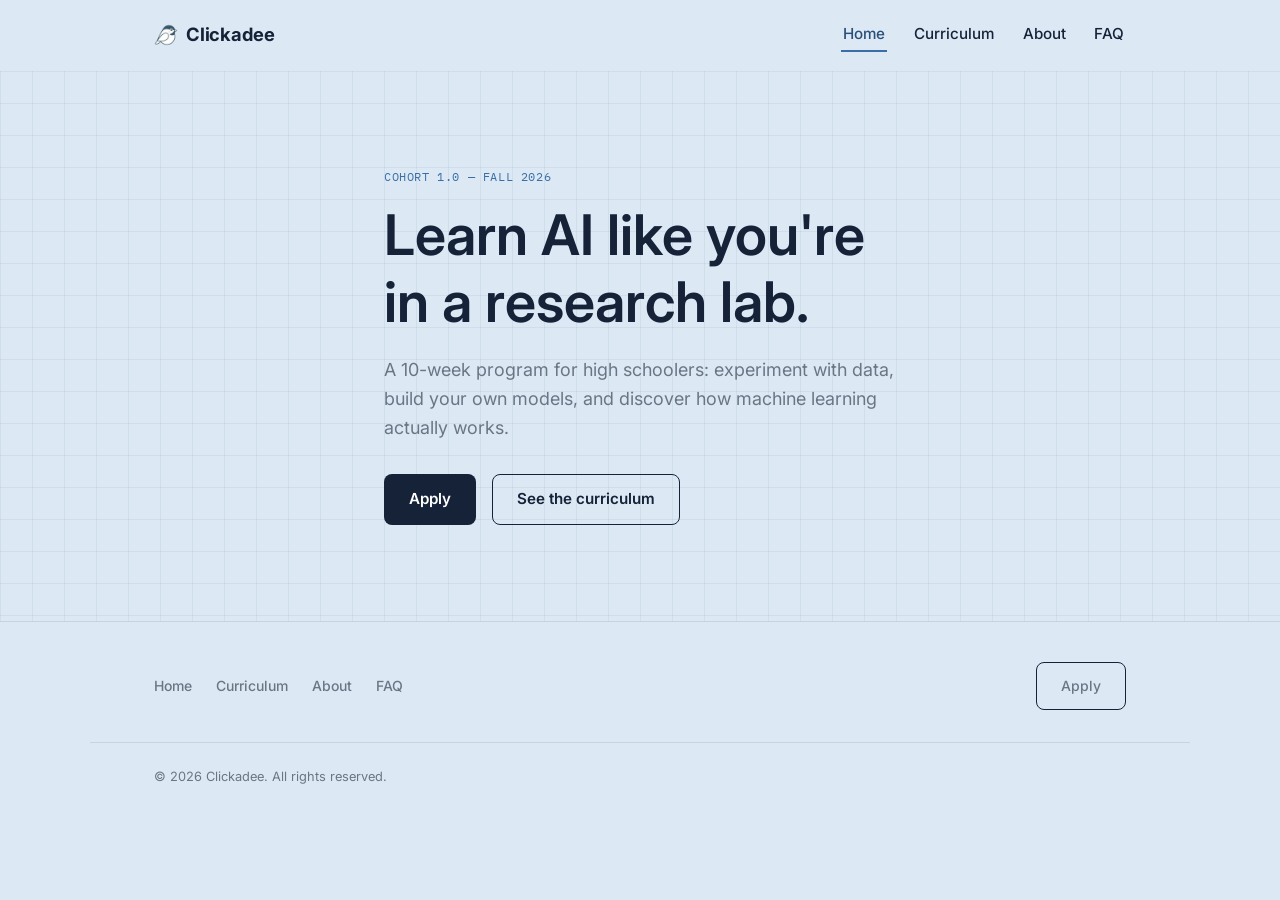
<file: index.html>
<!DOCTYPE html>
<html lang="en">
<head>
<meta charset="UTF-8">
<meta name="viewport" content="width=device-width, initial-scale=1.0">
<title>Clickadee — Learn like you're in a research lab</title>
<meta name="description" content="Clickadee is a small-cohort computer science program for high schoolers, taught like a research lab.">
<link rel="icon" href="favicon/favicon.ico" sizes="any">
<link rel="icon" type="image/png" sizes="32x32" href="favicon/favicon-32x32.png">
<link rel="icon" type="image/png" sizes="16x16" href="favicon/favicon-16x16.png">
<link rel="apple-touch-icon" sizes="180x180" href="favicon/apple-touch-icon.png">
<link rel="stylesheet" href="css/style.css">
</head>
<body>

<!-- TODO: revisit home page layout after other pages are finalized -->

<header class="site-header">
  <nav class="nav wrap" aria-label="Primary">
    <a class="nav-logo" href="index.html">
      <img class="nav-logo-icon" src="assets/images/clickadee-logo-mark.png" alt="">
      Clickadee
    </a>
    <div class="nav-links">
      <a href="index.html">Home</a>
      <a href="curriculum.html">Curriculum</a>
      <a href="about.html">About</a>
      <a href="faq.html">FAQ</a>
    </div>
  </nav>
</header>

<main>
  <section class="hero grid-texture">
    <div class="wrap hero-inner">
      <p class="mono-label hero-eyebrow">Cohort 1.0 — Fall 2026</p>
      <h1 class="reveal">Learn AI like you're in a research lab.</h1>
      <p class="hero-desc reveal">A 10-week program for high schoolers: experiment with data,
        build your own models, and discover how machine learning actually works.</p>
      <div class="hero-ctas reveal">
        <a class="btn btn-primary" href="#apply">Apply</a>
        <a class="btn btn-secondary" href="curriculum.html">See the curriculum</a>
      </div>
    </div>
  </section>
</main>

<footer class="site-footer">
  <div class="wrap footer-inner">
    <nav class="footer-nav" aria-label="Footer">
      <a href="index.html">Home</a>
      <a href="curriculum.html">Curriculum</a>
      <a href="about.html">About</a>
      <a href="faq.html">FAQ</a>
    </nav>
    <div class="footer-links">
      <a class="btn btn-secondary" href="#apply" id="apply">Apply</a>
    </div>
  </div>
  <div class="wrap footer-copy">© 2026 Clickadee. All rights reserved.</div>
</footer>

<script src="js/main.js"></script>
</body>
</html>
</file>
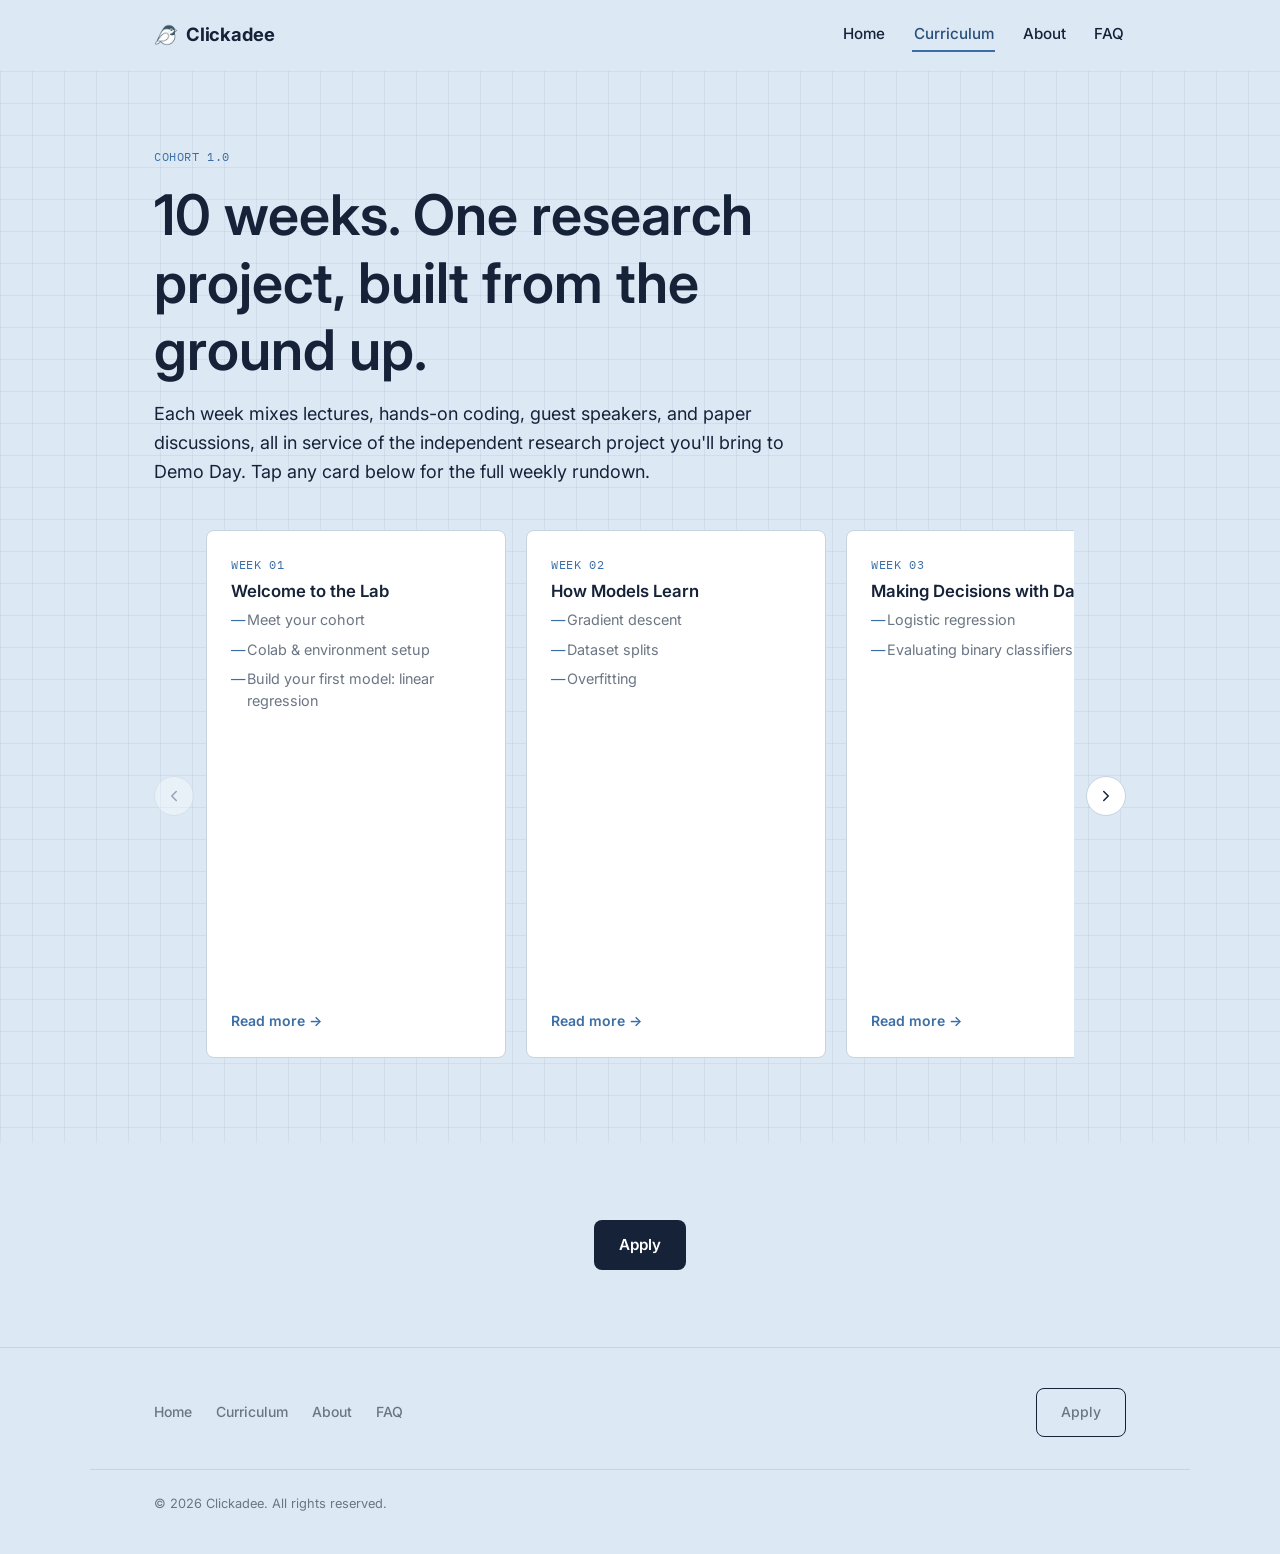
<file: curriculum.html>
<!DOCTYPE html>
<html lang="en">
<head>
<meta charset="UTF-8">
<meta name="viewport" content="width=device-width, initial-scale=1.0">
<title>Curriculum — Clickadee</title>
<meta name="description" content="10 Saturdays. One project. The Clickadee Cohort 1.0 curriculum.">
<link rel="icon" href="favicon/favicon.ico" sizes="any">
<link rel="icon" type="image/png" sizes="32x32" href="favicon/favicon-32x32.png">
<link rel="icon" type="image/png" sizes="16x16" href="favicon/favicon-16x16.png">
<link rel="apple-touch-icon" sizes="180x180" href="favicon/apple-touch-icon.png">
<link rel="stylesheet" href="css/style.css">
</head>
<body>

<header class="site-header">
  <nav class="nav wrap" aria-label="Primary">
    <a class="nav-logo" href="index.html">
      <img class="nav-logo-icon" src="assets/images/clickadee-logo-mark.png" alt="">
      Clickadee
    </a>
    <div class="nav-links">
      <a href="index.html">Home</a>
      <a href="curriculum.html">Curriculum</a>
      <a href="about.html">About</a>
      <a href="faq.html">FAQ</a>
    </div>
  </nav>
</header>

<main>
  <section class="section grid-texture">
    <div class="wrap">
      <p class="mono-label">Cohort 1.0</p>
      <div class="curriculum-intro reveal">
        <h1>10 weeks. One research project, built from the ground up.</h1>
        <p>Each week mixes lectures, hands-on coding, guest speakers, and paper discussions,
          all in service of the independent research project you'll bring to Demo Day. Tap
          any card below for the full weekly rundown.</p>
      </div>

      <div class="week-row-wrap">
        <button class="week-nav-btn week-nav-prev" type="button" aria-label="Scroll to previous weeks">
          <svg viewBox="0 0 24 24" fill="none" stroke="currentColor" stroke-width="2" stroke-linecap="round" stroke-linejoin="round" aria-hidden="true"><polyline points="15 18 9 12 15 6"></polyline></svg>
        </button>

        <div class="week-row" role="list">
        <!-- Dates are pulled from the FAQ session schedule. -->

        <article class="card week-card" role="listitem">
          <div class="week-card-inner">
            <div class="week-card-face week-card-face--front">
              <div class="week-card-title">
                <p class="mono-label week-card-index">WEEK 01</p>
                <h3>Welcome to the Lab</h3>
              </div>
              <ul class="week-card-bullets">
                <li>Meet your cohort</li>
                <li>Colab &amp; environment setup</li>
                <li>Build your first model: linear regression</li>
              </ul>
              <button class="week-card-expand" type="button" aria-expanded="false" aria-controls="week-back-1">Read more →</button>
            </div>
            <div class="week-card-face week-card-face--back" id="week-back-1" aria-hidden="true">
              <p class="mono-label week-card-index">WEEK 01 — SAT SEP 19</p>
              <h3>Welcome to the Lab</h3>
              <p class="week-card-detail">We will get to know each other with some community-building activities and go
                over the logistics of the course. Students will learn the basics of linear regression. After
                getting set up in Google Colab, students will build their very first machine learning model.</p>
              <p class="mono-label week-card-index">Lab Meeting</p>
              <ul class="week-card-bullets">
                <li>Walkthrough of the research project ahead, including examples</li>
                <li>How to use your research notebook</li>
              </ul>
              <button class="week-card-expand week-card-back-btn" type="button" tabindex="-1">← Back</button>
            </div>
          </div>
        </article>

        <article class="card week-card" role="listitem">
          <div class="week-card-inner">
            <div class="week-card-face week-card-face--front">
              <div class="week-card-title">
                <p class="mono-label week-card-index">WEEK 02</p>
                <h3>How Models Learn</h3>
              </div>
              <ul class="week-card-bullets">
                <li>Gradient descent</li>
                <li>Dataset splits</li>
                <li>Overfitting</li>
              </ul>
              <button class="week-card-expand" type="button" aria-expanded="false" aria-controls="week-back-2">Read more →</button>
            </div>
            <div class="week-card-face week-card-face--back" id="week-back-2" aria-hidden="true">
              <p class="mono-label week-card-index">WEEK 02 — SAT SEP 26</p>
              <h3>How Models Learn</h3>
              <p class="week-card-detail">We will take a closer look at what's happening inside a linear regression
                model and learn about the logic of gradient descent. Then, we will discuss how to split a
                dataset into training, validation, and testing splits, and learn about data leakage. We will
                discover what overfitting means.</p>
              <p class="mono-label week-card-index">Lab Meeting</p>
              <ul class="week-card-bullets">
                <li>Guest researcher presentation</li>
                <li>How to read a research paper</li>
              </ul>
              <button class="week-card-expand week-card-back-btn" type="button" tabindex="-1">← Back</button>
            </div>
          </div>
        </article>

        <article class="card week-card" role="listitem">
          <div class="week-card-inner">
            <div class="week-card-face week-card-face--front">
              <div class="week-card-title">
                <p class="mono-label week-card-index">WEEK 03</p>
                <h3>Making Decisions with Data</h3>
              </div>
              <ul class="week-card-bullets">
                <li>Logistic regression</li>
                <li>Evaluating binary classifiers</li>
              </ul>
              <button class="week-card-expand" type="button" aria-expanded="false" aria-controls="week-back-3">Read more →</button>
            </div>
            <div class="week-card-face week-card-face--back" id="week-back-3" aria-hidden="true">
              <p class="mono-label week-card-index">WEEK 03 — SAT OCT 3</p>
              <h3>Making Decisions with Data</h3>
              <p class="week-card-detail">Students move from predicting numbers with linear regression to predicting
                categories with logistic regression. We will learn how to evaluate binary classifiers in
                real-world situations, including confusion matrices and AUROC. We will also introduce
                multi-class classification and softmax.</p>
              <p class="mono-label week-card-index">Lab Meeting</p>
              <ul class="week-card-bullets">
                <li>Students give lightning talks on a research paper they read</li>
              </ul>
              <button class="week-card-expand week-card-back-btn" type="button" tabindex="-1">← Back</button>
            </div>
          </div>
        </article>

        <article class="card week-card" role="listitem">
          <div class="week-card-inner">
            <div class="week-card-face week-card-face--front">
              <div class="week-card-title">
                <p class="mono-label week-card-index">WEEK 04</p>
                <h3>The Messy Side of Data</h3>
              </div>
              <ul class="week-card-bullets">
                <li>Finding structure with unsupervised learning</li>
                <li>Cleaning messy, real-world data</li>
                <li>Choosing your research question</li>
              </ul>
              <button class="week-card-expand" type="button" aria-expanded="false" aria-controls="week-back-4">Read more →</button>
            </div>
            <div class="week-card-face week-card-face--back" id="week-back-4" aria-hidden="true">
              <p class="mono-label week-card-index">WEEK 04 — SAT OCT 10</p>
              <h3>The Messy Side of Data</h3>
              <p class="week-card-detail">We will learn two skills every researcher needs: finding patterns in unlabeled
                data (clustering, dimensionality reduction), and wrangling real, messy datasets with pandas
                and NumPy.</p>
              <p class="mono-label week-card-index">Lab Meeting</p>
              <ul class="week-card-bullets">
                <li>How to formulate a strong research question</li>
                <li>Setting up your research project in Colab</li>
                <li>How to effectively use AI coding assistants as a beginner researcher</li>
              </ul>
              <button class="week-card-expand week-card-back-btn" type="button" tabindex="-1">← Back</button>
            </div>
          </div>
        </article>

        <article class="card week-card" role="listitem">
          <div class="week-card-inner">
            <div class="week-card-face week-card-face--front">
              <div class="week-card-title">
                <p class="mono-label week-card-index">WEEK 05</p>
                <h3>Building Your First Neural Network</h3>
              </div>
              <ul class="week-card-bullets">
                <li>Neurons, layers &amp; activation functions</li>
                <li>Backpropagation</li>
                <li>Training your first network in PyTorch</li>
              </ul>
              <button class="week-card-expand" type="button" aria-expanded="false" aria-controls="week-back-5">Read more →</button>
            </div>
            <div class="week-card-face week-card-face--back" id="week-back-5" aria-hidden="true">
              <p class="mono-label week-card-index">WEEK 05 — SAT OCT 17</p>
              <h3>Building Your First Neural Network</h3>
              <p class="week-card-detail">We will learn the anatomy of a neural network (neurons, layers, and
                activation functions) and how neural networks learn through backpropagation. Then, students
                will build their first neural network from the ground up using PyTorch.</p>
              <p class="mono-label week-card-index">Lab Meeting</p>
              <ul class="week-card-bullets">
                <li>Share your research project idea in small groups</li>
                <li>Work on your research project (office hours)</li>
              </ul>
              <button class="week-card-expand week-card-back-btn" type="button" tabindex="-1">← Back</button>
            </div>
          </div>
        </article>

        <article class="card week-card" role="listitem">
          <div class="week-card-inner">
            <div class="week-card-face week-card-face--front">
              <div class="week-card-title">
                <p class="mono-label week-card-index">WEEK 06</p>
                <h3>Tuning the Machine</h3>
              </div>
              <ul class="week-card-bullets">
                <li>Regularization</li>
                <li>Hyperparameter tuning</li>
                <li>More PyTorch practice</li>
              </ul>
              <button class="week-card-expand" type="button" aria-expanded="false" aria-controls="week-back-6">Read more →</button>
            </div>
            <div class="week-card-face week-card-face--back" id="week-back-6" aria-hidden="true">
              <p class="mono-label week-card-index">WEEK 06 — SAT OCT 24</p>
              <h3>Tuning the Machine</h3>
              <p class="week-card-detail">We will take a deeper dive into neural networks and get more practice using
                PyTorch. We will learn how to prevent a model from memorizing its training data, and how to
                make intentional choices about architecture and hyperparameters instead of guessing.</p>
              <p class="mono-label week-card-index">Lab Meeting</p>
              <ul class="week-card-bullets">
                <li>Guest researcher presentation</li>
                <li>Work on your research project (office hours)</li>
              </ul>
              <button class="week-card-expand week-card-back-btn" type="button" tabindex="-1">← Back</button>
            </div>
          </div>
        </article>

        <article class="card week-card" role="listitem">
          <div class="week-card-inner">
            <div class="week-card-face week-card-face--front">
              <div class="week-card-title">
                <p class="mono-label week-card-index">WEEK 07</p>
                <h3>Teaching Computers to See</h3>
              </div>
              <ul class="week-card-bullets">
                <li>Convolutional neural networks (CNNs)</li>
                <li>Convolutions &amp; pooling</li>
                <li>Applying a CNN to your own data</li>
              </ul>
              <button class="week-card-expand" type="button" aria-expanded="false" aria-controls="week-back-7">Read more →</button>
            </div>
            <div class="week-card-face week-card-face--back" id="week-back-7" aria-hidden="true">
              <p class="mono-label week-card-index">WEEK 07 — SAT OCT 31</p>
              <h3>Teaching Computers to See</h3>
              <p class="week-card-detail">We will learn about how networks can process images using convolutions,
                pooling, and convolutional neural networks (CNNs). Then, we will experiment with building
                and applying a CNN to a real dataset.</p>
              <p class="mono-label week-card-index">Lab Meeting</p>
              <ul class="week-card-bullets">
                <li>Scientific writing tips</li>
                <li>Starting your research blog post</li>
                <li>Work on your research project (office hours)</li>
              </ul>
              <button class="week-card-expand week-card-back-btn" type="button" tabindex="-1">← Back</button>
            </div>
          </div>
        </article>

        <article class="card week-card" role="listitem">
          <div class="week-card-inner">
            <div class="week-card-face week-card-face--front">
              <div class="week-card-title">
                <p class="mono-label week-card-index">WEEK 08</p>
                <h3>How Transformers Work</h3>
              </div>
              <ul class="week-card-bullets">
                <li>Transformers &amp; attention</li>
                <li>Why transformers replaced older architectures</li>
                <li>Applying a transformer in practice</li>
              </ul>
              <button class="week-card-expand" type="button" aria-expanded="false" aria-controls="week-back-8">Read more →</button>
            </div>
            <div class="week-card-face week-card-face--back" id="week-back-8" aria-hidden="true">
              <p class="mono-label week-card-index">WEEK 08 — SAT NOV 7</p>
              <h3>How Transformers Work</h3>
              <p class="week-card-detail">We will learn the architecture behind today's most powerful AI models:
                transformers! We will discuss attention and students will implement the attention mechanism
                with a small example. Then, using a pretrained transformer, we will visualize real attention
                patterns on our own sentences.</p>
              <p class="mono-label week-card-index">Lab Meeting</p>
              <ul class="week-card-bullets">
                <li>What makes a good figure</li>
                <li>Work on your research project (office hours)</li>
              </ul>
              <button class="week-card-expand week-card-back-btn" type="button" tabindex="-1">← Back</button>
            </div>
          </div>
        </article>

        <article class="card week-card" role="listitem">
          <div class="week-card-inner">
            <div class="week-card-face week-card-face--front">
              <div class="week-card-title">
                <p class="mono-label week-card-index">WEEK 09</p>
                <h3>Language Models</h3>
              </div>
              <ul class="week-card-bullets">
                <li>How large language models are trained</li>
                <li>Prompting &amp; fine-tuning</li>
              </ul>
              <button class="week-card-expand" type="button" aria-expanded="false" aria-controls="week-back-9">Read more →</button>
            </div>
            <div class="week-card-face week-card-face--back" id="week-back-9" aria-hidden="true">
              <p class="mono-label week-card-index">WEEK 09 — SAT NOV 14</p>
              <h3>Language Models</h3>
              <p class="week-card-detail">We will explore how LLMs work under the hood, including training, prompting,
                and fine-tuning.</p>
              <p class="week-card-detail"><em>No lab meeting this week. Instead, students will meet with me in 1:1
                sessions to discuss their research project.</em></p>
              <button class="week-card-expand week-card-back-btn" type="button" tabindex="-1">← Back</button>
            </div>
          </div>
        </article>

        <article class="card week-card" role="listitem">
          <div class="week-card-inner">
            <div class="week-card-face week-card-face--front">
              <div class="week-card-title">
                <p class="mono-label week-card-index">WEEK 10</p>
                <h3>Reinforcement Learning</h3>
              </div>
              <ul class="week-card-bullets">
                <li>Reinforcement learning &amp; world models</li>
                <li>Research project work time</li>
                <li>Polishing your presentation</li>
              </ul>
              <button class="week-card-expand" type="button" aria-expanded="false" aria-controls="week-back-10">Read more →</button>
            </div>
            <div class="week-card-face week-card-face--back" id="week-back-10" aria-hidden="true">
              <p class="mono-label week-card-index">WEEK 10 — SAT NOV 21</p>
              <h3>Reinforcement Learning</h3>
              <p class="week-card-detail">We will cover our last technical topics: reinforcement learning and world
                models. Then, we will have dedicated time for students to wrap up their research project and
                work on their Demo Day presentations.</p>
              <p class="week-card-detail"><em>No lab meeting this week. Instead, students will meet with me in 1:1
                sessions to discuss their research project.</em></p>
              <button class="week-card-expand week-card-back-btn" type="button" tabindex="-1">← Back</button>
            </div>
          </div>
        </article>

        <article class="card week-card week-card--final" role="listitem">
          <div class="week-card-inner">
            <div class="week-card-face week-card-face--front">
              <p class="mono-label week-card-index">DEMO DAY</p>
              <h3>Sat, Dec 5</h3>
              <ul class="week-card-bullets">
                <li>Student project presentations</li>
                <li>Open to family &amp; friends</li>
                <li>Celebrating the cohort</li>
              </ul>
              <button class="week-card-expand" type="button" aria-expanded="false" aria-controls="week-back-demo">Read more →</button>
            </div>
            <div class="week-card-face week-card-face--back" id="week-back-demo" aria-hidden="true">
              <p class="mono-label week-card-index">DEMO DAY — SAT DEC 5</p>
              <h3>Sat, Dec 5</h3>
              <p class="week-card-detail">Students present the research projects they've built over the last ten
                weeks to the rest of the lab, family, and friends!</p>
              <button class="week-card-expand week-card-back-btn" type="button" tabindex="-1">← Back</button>
            </div>
          </div>
        </article>
        </div>

        <button class="week-nav-btn week-nav-next" type="button" aria-label="Scroll to next weeks">
          <svg viewBox="0 0 24 24" fill="none" stroke="currentColor" stroke-width="2" stroke-linecap="round" stroke-linejoin="round" aria-hidden="true"><polyline points="9 18 15 12 9 6"></polyline></svg>
        </button>
      </div>
    </div>
  </section>

  <section class="section">
    <div class="wrap" style="text-align:center;">
      <a class="btn btn-primary" href="#apply">Apply</a>
    </div>
  </section>
</main>

<footer class="site-footer">
  <div class="wrap footer-inner">
    <nav class="footer-nav" aria-label="Footer">
      <a href="index.html">Home</a>
      <a href="curriculum.html">Curriculum</a>
      <a href="about.html">About</a>
      <a href="faq.html">FAQ</a>
    </nav>
    <div class="footer-links">
      <a class="btn btn-secondary" href="#apply" id="apply">Apply</a>
    </div>
  </div>
  <div class="wrap footer-copy">© 2026 Clickadee. All rights reserved.</div>
</footer>

<script src="js/main.js"></script>
</body>
</html>
</file>
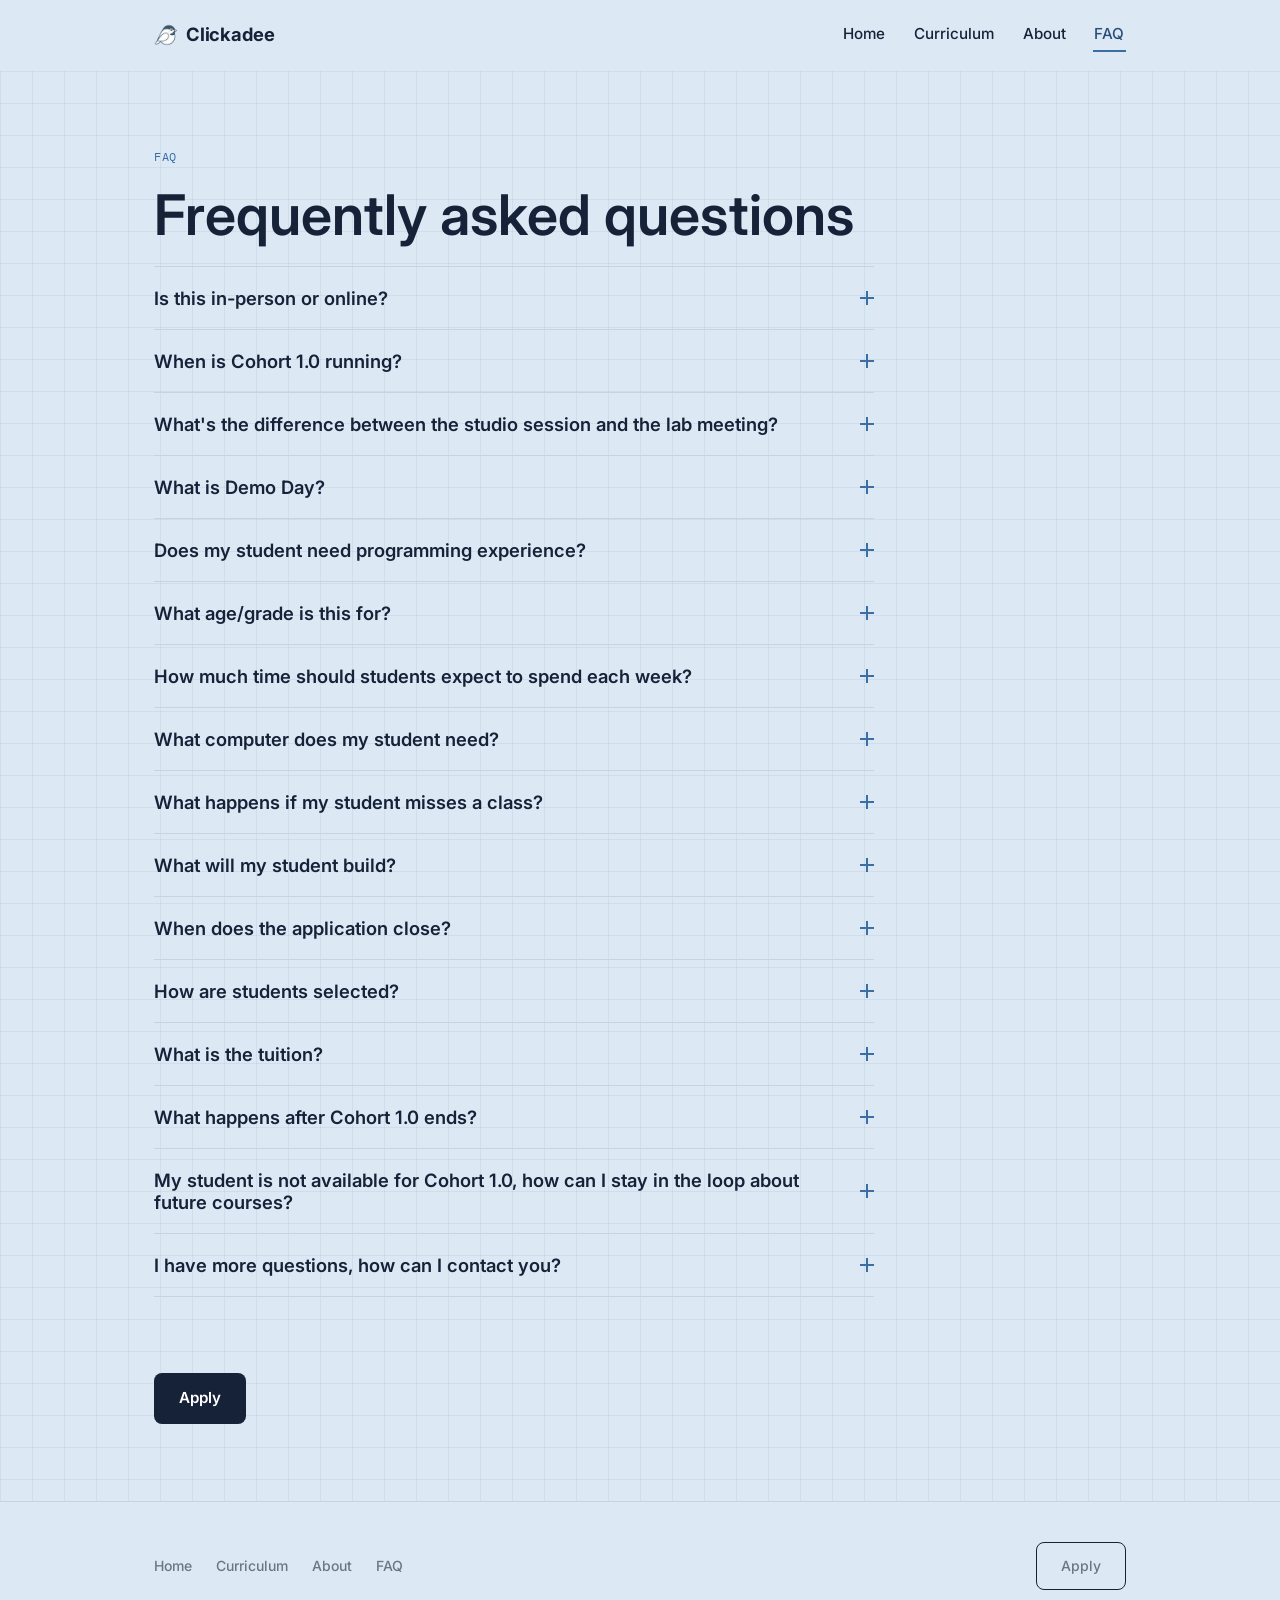
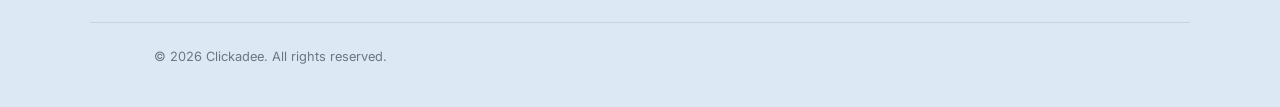
<file: faq.html>
<!DOCTYPE html>
<html lang="en">
<head>
<meta charset="UTF-8">
<meta name="viewport" content="width=device-width, initial-scale=1.0">
<title>FAQ — Clickadee</title>
<meta name="description" content="Frequently asked questions about Clickadee Cohort 1.0.">
<link rel="icon" href="favicon/favicon.ico" sizes="any">
<link rel="icon" type="image/png" sizes="32x32" href="favicon/favicon-32x32.png">
<link rel="icon" type="image/png" sizes="16x16" href="favicon/favicon-16x16.png">
<link rel="apple-touch-icon" sizes="180x180" href="favicon/apple-touch-icon.png">
<link rel="stylesheet" href="css/style.css">
</head>
<body>

<header class="site-header">
  <nav class="nav wrap" aria-label="Primary">
    <a class="nav-logo" href="index.html">
      <img class="nav-logo-icon" src="assets/images/clickadee-logo-mark.png" alt="">
      Clickadee
    </a>
    <div class="nav-links">
      <a href="index.html">Home</a>
      <a href="curriculum.html">Curriculum</a>
      <a href="about.html">About</a>
      <a href="faq.html">FAQ</a>
    </div>
  </nav>
</header>

<main>
  <section class="section grid-texture">
    <div class="wrap">
      <p class="mono-label">FAQ</p>
      <h1 class="reveal">Frequently asked questions</h1>

      <div class="faq-list reveal">

        <div class="faq-item">
          <h3 class="faq-question">
            <button type="button" class="faq-trigger" id="faq-trigger-1" aria-expanded="false" aria-controls="faq-panel-1">
              <span>Is this in-person or online?</span>
              <span class="faq-icon" aria-hidden="true"></span>
            </button>
          </h3>
          <div class="faq-panel" id="faq-panel-1" aria-labelledby="faq-trigger-1">
            <div class="faq-panel-inner">
              <p>Clickadee is fully remote, with all sessions held on Zoom.</p>
            </div>
          </div>
        </div>

        <div class="faq-item">
          <h3 class="faq-question">
            <button type="button" class="faq-trigger" id="faq-trigger-2" aria-expanded="false" aria-controls="faq-panel-2">
              <span>When is Cohort 1.0 running?</span>
              <span class="faq-icon" aria-hidden="true"></span>
            </button>
          </h3>
          <div class="faq-panel" id="faq-panel-2" aria-labelledby="faq-trigger-2">
            <div class="faq-panel-inner">
              <p>September 26 &ndash; December 5, 2026</p>
              <ul class="faq-bullets">
                <li>Studio sessions (10 total): Every Saturday, September 26&ndash;November 28, 1&ndash;3 PM EST</li>
                <li>Lab meetings (8 total): Every Wednesday, September 30&ndash;November 18, 7&ndash;8 PM EST</li>
                <li>1:1s (2 total): Scheduled individually with each student</li>
                <li>Demo Day: Saturday, December 5, 1&ndash;3 PM EST</li>
              </ul>
            </div>
          </div>
        </div>

        <div class="faq-item">
          <h3 class="faq-question">
            <button type="button" class="faq-trigger" id="faq-trigger-3" aria-expanded="false" aria-controls="faq-panel-3">
              <span>What's the difference between the studio session and the lab meeting?</span>
              <span class="faq-icon" aria-hidden="true"></span>
            </button>
          </h3>
          <div class="faq-panel" id="faq-panel-3" aria-labelledby="faq-trigger-3">
            <div class="faq-panel-inner">
              <p>Studio sessions are live lectures introducing new concepts, with group and
                individual coding exercises woven throughout.</p>
              <p>Lab meetings are research-focused. They will be a rotating mix of project office
                hours, guest speakers, research paper discussions, and stand-up-style updates
                from students.</p>
            </div>
          </div>
        </div>

        <div class="faq-item">
          <h3 class="faq-question">
            <button type="button" class="faq-trigger" id="faq-trigger-4" aria-expanded="false" aria-controls="faq-panel-4">
              <span>What is Demo Day?</span>
              <span class="faq-icon" aria-hidden="true"></span>
            </button>
          </h3>
          <div class="faq-panel" id="faq-panel-4" aria-labelledby="faq-trigger-4">
            <div class="faq-panel-inner">
              <p>Demo Day is when students present their research projects! Family and friends
                are welcome to join and celebrate.</p>
            </div>
          </div>
        </div>

        <div class="faq-item">
          <h3 class="faq-question">
            <button type="button" class="faq-trigger" id="faq-trigger-5" aria-expanded="false" aria-controls="faq-panel-5">
              <span>Does my student need programming experience?</span>
              <span class="faq-icon" aria-hidden="true"></span>
            </button>
          </h3>
          <div class="faq-panel" id="faq-panel-5" aria-labelledby="faq-trigger-5">
            <div class="faq-panel-inner">
              <p>Clickadee Cohort 1.0 is designed for students who've been introduced to Python.
                Students should be comfortable using variables and loops, defining and calling
                functions, and writing print statements.</p>
              <p>No Python experience yet? This free
                <a href="https://www.kaggle.com/learn/intro-to-programming" target="_blank" rel="noopener">Kaggle course</a>
                (about 5 hours) will get your student up to speed.</p>
            </div>
          </div>
        </div>

        <div class="faq-item">
          <h3 class="faq-question">
            <button type="button" class="faq-trigger" id="faq-trigger-6" aria-expanded="false" aria-controls="faq-panel-6">
              <span>What age/grade is this for?</span>
              <span class="faq-icon" aria-hidden="true"></span>
            </button>
          </h3>
          <div class="faq-panel" id="faq-panel-6" aria-labelledby="faq-trigger-6">
            <div class="faq-panel-inner">
              <p>Grades 9&ndash;12.</p>
            </div>
          </div>
        </div>

        <div class="faq-item">
          <h3 class="faq-question">
            <button type="button" class="faq-trigger" id="faq-trigger-7" aria-expanded="false" aria-controls="faq-panel-7">
              <span>How much time should students expect to spend each week?</span>
              <span class="faq-icon" aria-hidden="true"></span>
            </button>
          </h3>
          <div class="faq-panel" id="faq-panel-7" aria-labelledby="faq-trigger-7">
            <div class="faq-panel-inner">
              <p>About 6 hours a week: a 2-hour studio session, a 1-hour lab meeting, and roughly
                3 hours for independent coding exercises and project work.</p>
            </div>
          </div>
        </div>

        <div class="faq-item">
          <h3 class="faq-question">
            <button type="button" class="faq-trigger" id="faq-trigger-8" aria-expanded="false" aria-controls="faq-panel-8">
              <span>What computer does my student need?</span>
              <span class="faq-icon" aria-hidden="true"></span>
            </button>
          </h3>
          <div class="faq-panel" id="faq-panel-8" aria-labelledby="faq-trigger-8">
            <div class="faq-panel-inner">
              <p>A computer with a stable internet connection, a working camera and microphone,
                and support for Zoom. All programming happens in Google Colab, so students will
                need a Google account.</p>
            </div>
          </div>
        </div>

        <div class="faq-item">
          <h3 class="faq-question">
            <button type="button" class="faq-trigger" id="faq-trigger-9" aria-expanded="false" aria-controls="faq-panel-9">
              <span>What happens if my student misses a class?</span>
              <span class="faq-icon" aria-hidden="true"></span>
            </button>
          </h3>
          <div class="faq-panel" id="faq-panel-9" aria-labelledby="faq-trigger-9">
            <div class="faq-panel-inner">
              <p>Reach out to me ahead of time if your student can't make it. Every session is
                recorded, so students can catch up and parents can follow along.</p>
            </div>
          </div>
        </div>

        <div class="faq-item">
          <h3 class="faq-question">
            <button type="button" class="faq-trigger" id="faq-trigger-10" aria-expanded="false" aria-controls="faq-panel-10">
              <span>What will my student build?</span>
              <span class="faq-icon" aria-hidden="true"></span>
            </button>
          </h3>
          <div class="faq-panel" id="faq-panel-10" aria-labelledby="faq-trigger-10">
            <div class="faq-panel-inner">
              <p>Each student identifies their own research question, finds a public dataset,
                and designs their own machine learning method to build a research project that
                is uniquely their own.</p>
              <p>Students document their process weekly in the Clickadee Lab Notebook and get
                feedback directly in it. Notebooks are shared with parents, so you can follow
                along too!</p>
              <p>By the end, each student writes a research blog post (published on the
                Clickadee website) and presents their project at Demo Day.</p>
              <p>Because this isn't a cookie-cutter project, results will vary. Some students'
                hypotheses won't hold up, and that's a normal, valuable part of doing real
                research!</p>
            </div>
          </div>
        </div>

        <div class="faq-item">
          <h3 class="faq-question">
            <button type="button" class="faq-trigger" id="faq-trigger-11" aria-expanded="false" aria-controls="faq-panel-11">
              <span>When does the application close?</span>
              <span class="faq-icon" aria-hidden="true"></span>
            </button>
          </h3>
          <div class="faq-panel" id="faq-panel-11" aria-labelledby="faq-trigger-11">
            <div class="faq-panel-inner">
              <p>If the application link is live, applications are open.</p>
              <p>Admission is rolling, to help accepted students finalize their schedules as
                quickly as possible. Accepted students are notified the first Monday of each
                week leading up to the course:</p>
              <ul class="faq-bullets">
                <li>Monday, August 31</li>
                <li>Monday, September 7</li>
                <li>Monday, September 14</li>
                <li>Monday, September 21</li>
              </ul>
            </div>
          </div>
        </div>

        <div class="faq-item">
          <h3 class="faq-question">
            <button type="button" class="faq-trigger" id="faq-trigger-12" aria-expanded="false" aria-controls="faq-panel-12">
              <span>How are students selected?</span>
              <span class="faq-icon" aria-hidden="true"></span>
            </button>
          </h3>
          <div class="faq-panel" id="faq-panel-12" aria-labelledby="faq-trigger-12">
            <div class="faq-panel-inner">
              <p>I select students based on the interest they share in the short application
                form. Keep in mind that extensive programming or machine learning experience is
                not required for Cohort 1.0. I am looking for beginners!</p>
            </div>
          </div>
        </div>

        <div class="faq-item">
          <h3 class="faq-question">
            <button type="button" class="faq-trigger" id="faq-trigger-13" aria-expanded="false" aria-controls="faq-panel-13">
              <span>What is the tuition?</span>
              <span class="faq-icon" aria-hidden="true"></span>
            </button>
          </h3>
          <div class="faq-panel" id="faq-panel-13" aria-labelledby="faq-trigger-13">
            <div class="faq-panel-inner">
              <p>Regular tuition is $4,500. This includes:</p>
              <ul class="faq-bullets">
                <li>28 hours of live group instruction</li>
                <li>Personalized feedback on all code your student writes</li>
                <li>Two 1:1 mentoring sessions with me</li>
                <li>Learning from guest speakers about real research happening at Harvard</li>
                <li>A recording of every session</li>
                <li>A cohort capped at 15 students</li>
              </ul>
              <p>Cohort 1.0, as the first cohort, will be priced at a discount: $3,000.</p>
            </div>
          </div>
        </div>

        <div class="faq-item">
          <h3 class="faq-question">
            <button type="button" class="faq-trigger" id="faq-trigger-14" aria-expanded="false" aria-controls="faq-panel-14">
              <span>What happens after Cohort 1.0 ends?</span>
              <span class="faq-icon" aria-hidden="true"></span>
            </button>
          </h3>
          <div class="faq-panel" id="faq-panel-14" aria-labelledby="faq-trigger-14">
            <div class="faq-panel-inner">
              <p>I'm currently designing a curriculum for 1&ndash;2 follow-up courses that will
                build on this first course into more advanced topics, running in 2027. All
                Cohort 1.0 students get priority acceptance.</p>
              <p>Beyond that, I'm happy to keep mentoring your student directly, or connect them
                with someone in my Stanford/Harvard network for continued 1:1 work.</p>
              <p>For a behind-the-scenes look at how I'm building the curriculum, you can check
                out my <a href="#" target="_blank" rel="noopener">Substack</a>!</p>
            </div>
          </div>
        </div>

        <div class="faq-item">
          <h3 class="faq-question">
            <button type="button" class="faq-trigger" id="faq-trigger-15" aria-expanded="false" aria-controls="faq-panel-15">
              <span>My student is not available for Cohort 1.0, how can I stay in the loop about future courses?</span>
              <span class="faq-icon" aria-hidden="true"></span>
            </button>
          </h3>
          <div class="faq-panel" id="faq-panel-15" aria-labelledby="faq-trigger-15">
            <div class="faq-panel-inner">
              <p>You can submit your email to <a href="#">this interest form</a> to be alerted
                of future Clickadee courses.</p>
            </div>
          </div>
        </div>

        <div class="faq-item">
          <h3 class="faq-question">
            <button type="button" class="faq-trigger" id="faq-trigger-16" aria-expanded="false" aria-controls="faq-panel-16">
              <span>I have more questions, how can I contact you?</span>
              <span class="faq-icon" aria-hidden="true"></span>
            </button>
          </h3>
          <div class="faq-panel" id="faq-panel-16" aria-labelledby="faq-trigger-16">
            <div class="faq-panel-inner">
              <p>Please email me at <a href="mailto:lucia_morris@g.harvard.edu">lucia_morris@g.harvard.edu</a>.</p>
            </div>
          </div>
        </div>

      </div>

      <div class="reveal" style="margin-top: var(--section-gap);">
        <a class="btn btn-primary" href="#apply">Apply</a>
      </div>
    </div>
  </section>
</main>

<footer class="site-footer">
  <div class="wrap footer-inner">
    <nav class="footer-nav" aria-label="Footer">
      <a href="index.html">Home</a>
      <a href="curriculum.html">Curriculum</a>
      <a href="about.html">About</a>
      <a href="faq.html">FAQ</a>
    </nav>
    <div class="footer-links">
      <a class="btn btn-secondary" href="#apply" id="apply">Apply</a>
    </div>
  </div>
  <div class="wrap footer-copy">© 2026 Clickadee. All rights reserved.</div>
</footer>

<script src="js/main.js"></script>
</body>
</html>
</file>
<file: css/style.css>
/* ==========================================================================
   Clickadee — Design System
   ========================================================================== */

/* -- Fonts ---------------------------------------------------------------- */
@import url('https://fonts.googleapis.com/css2?family=Inter:wght@400;500;600;700&family=IBM+Plex+Mono:wght@400;500&family=Caveat:wght@500;600&display=swap');

/* Handwriting font slot — swap the src below for Lucia's custom font file
   (e.g. ../assets/fonts/lucia-hand.woff2) once it's ready. Caveat is the
   placeholder fallback so the layout previews correctly today. */
@font-face {
  font-family: 'LuciaHand';
  src: url('../assets/fonts/lucia-hand.woff2') format('woff2'),
       url('../assets/fonts/lucia-hand.woff') format('woff');
  font-weight: 500 600;
  font-display: swap;
  /* NOTE: this @font-face will silently fail to match until the file above
     exists — that's expected. The --font-handwritten variable below falls
     back to Caveat in the meantime. */
}

/* -- Tokens ---------------------------------------------------------------- */
:root {
  /* Color palette — placeholders, swap for real logo hex values later */
  --color-bg: #DCE9F5;
  --color-bg-alt: #F5F9FC;
  --color-navy: #152238;
  --color-blue: #3B6EA5;
  --color-blue-dark: #294F79;
  --color-white: #FFFFFF;
  --color-grey: #6B7684;
  --color-grey-light: #C7D3DE;

  /* Typography */
  --font-body: 'Inter', -apple-system, BlinkMacSystemFont, 'Segoe UI', sans-serif;
  --font-mono: 'IBM Plex Mono', 'JetBrains Mono', monospace;
  --font-handwritten: 'LuciaHand', 'Caveat', cursive;

  --text-h1: clamp(2.25rem, 4vw + 1rem, 3.5rem);
  --text-h2: clamp(1.5rem, 2vw + 1rem, 2rem);
  --text-body: clamp(1rem, 0.4vw + 0.9rem, 1.125rem);
  --text-label: 0.75rem;

  /* Layout */
  --content-max: 1100px;
  --side-padding: clamp(1.25rem, 5vw, 4rem);
  --section-gap: clamp(2.5rem, 6vw, 6rem);
  --radius: 8px;

  /* Motion */
  --transition-fast: 0.15s ease;
  --transition-base: 0.25s ease;
}

/* -- Reset ------------------------------------------------------------------ */
*, *::before, *::after { box-sizing: border-box; }

html { scroll-behavior: smooth; }

body {
  margin: 0;
  font-family: var(--font-body);
  font-size: var(--text-body);
  line-height: 1.6;
  color: var(--color-navy);
  background: var(--color-bg);
  -webkit-font-smoothing: antialiased;
}

img { max-width: 100%; display: block; }

a {
  color: var(--color-blue);
  text-decoration: none;
  transition: color var(--transition-fast);
}
a:hover { color: var(--color-blue-dark); }

h1, h2, h3, h4 {
  font-family: var(--font-body);
  font-weight: 600;
  line-height: 1.2;
  margin: 0 0 1rem;
  color: var(--color-navy);
}

h1 { font-size: var(--text-h1); }
h2 { font-size: var(--text-h2); }

p { margin: 0 0 1rem; }

ul { margin: 0; padding: 0; }
li { list-style: none; }

button { font-family: inherit; cursor: pointer; }

/* Visible keyboard focus states everywhere */
a:focus-visible,
button:focus-visible,
.card:focus-visible,
[tabindex]:focus-visible {
  outline: 2px solid var(--color-blue-dark);
  outline-offset: 3px;
  border-radius: 4px;
}

@media (prefers-reduced-motion: reduce) {
  html { scroll-behavior: auto; }
  *, *::before, *::after {
    animation-duration: 0.01ms !important;
    animation-iteration-count: 1 !important;
    transition-duration: 0.01ms !important;
    scroll-behavior: auto !important;
  }
}

/* -- Layout helpers --------------------------------------------------------- */
.wrap {
  max-width: var(--content-max);
  margin: 0 auto;
  padding-left: var(--side-padding);
  padding-right: var(--side-padding);
}

.section {
  padding-top: var(--section-gap);
  padding-bottom: var(--section-gap);
}

.mono-label {
  font-family: var(--font-mono);
  font-size: var(--text-label);
  letter-spacing: 0.05em;
  text-transform: uppercase;
  color: var(--color-blue);
}

.hand {
  font-family: var(--font-handwritten);
  font-weight: 600;
}

/* -- Graph-paper / notebook-grid signature texture --------------------------- */
.grid-texture {
  position: relative;
}
.grid-texture::before {
  content: '';
  position: absolute;
  inset: 0;
  background-image:
    linear-gradient(rgba(21, 34, 56, 0.06) 1px, transparent 1px),
    linear-gradient(90deg, rgba(21, 34, 56, 0.06) 1px, transparent 1px);
  background-size: 32px 32px;
  pointer-events: none;
  z-index: 0;
}
.grid-texture > * {
  position: relative;
  z-index: 1;
}

/* -- Scroll reveal ------------------------------------------------------------ */
.reveal {
  opacity: 0;
  transform: translateY(16px);
  transition: opacity 0.6s ease, transform 0.6s ease;
}
.reveal.is-visible {
  opacity: 1;
  transform: translateY(0);
}
@media (prefers-reduced-motion: reduce) {
  .reveal { opacity: 1; transform: none; transition: none; }
}

/* ==========================================================================
   Nav
   ========================================================================== */
.site-header {
  position: sticky;
  top: 0;
  z-index: 100;
  background: var(--color-bg);
  border-bottom: 1px solid transparent;
  transition: border-color var(--transition-base);
}
.site-header.is-scrolled {
  border-bottom-color: var(--color-grey-light);
}

.nav {
  display: flex;
  align-items: center;
  justify-content: space-between;
  gap: 1rem;
  padding-top: 1.1rem;
  padding-bottom: 1.1rem;
  flex-wrap: wrap;
}

.nav-logo {
  display: inline-flex;
  align-items: center;
  gap: 0.5rem;
  font-weight: 700;
  font-size: 1.15rem;
  color: var(--color-navy);
  letter-spacing: -0.01em;
}
.nav-logo:hover { color: var(--color-navy); }

.nav-logo-icon {
  height: 1.5rem;
  width: auto;
}

.nav-links {
  display: flex;
  align-items: center;
  gap: clamp(1rem, 2vw, 2rem);
  flex-wrap: wrap;
}

.nav-links a {
  color: var(--color-navy);
  font-size: 0.95rem;
  font-weight: 500;
  padding: 0.25rem 0.1rem;
  border-bottom: 2px solid transparent;
}
.nav-links a:hover,
.nav-links a[aria-current="page"] {
  color: var(--color-blue-dark);
  border-bottom-color: var(--color-blue);
}

/* ==========================================================================
   Buttons
   ========================================================================== */
.btn {
  display: inline-flex;
  align-items: center;
  justify-content: center;
  gap: 0.5rem;
  padding: 0.75rem 1.5rem;
  border-radius: var(--radius);
  font-weight: 600;
  font-size: 0.95rem;
  border: 1px solid transparent;
  transition: background var(--transition-fast), color var(--transition-fast), border-color var(--transition-fast), transform var(--transition-fast);
}

.btn-primary {
  background: var(--color-navy);
  color: var(--color-white);
}
.btn-primary:hover {
  background: var(--color-blue-dark);
  color: var(--color-white);
}

.btn-secondary {
  background: transparent;
  color: var(--color-navy);
  border-color: var(--color-navy);
}
.btn-secondary:hover {
  background: var(--color-navy);
  color: var(--color-white);
}

.btn:active { transform: translateY(1px); }

/* ==========================================================================
   Footer
   ========================================================================== */
.site-footer {
  background: var(--color-bg);
  border-top: 1px solid var(--color-grey-light);
  padding-top: 2.5rem;
  padding-bottom: 2.5rem;
}

.footer-inner {
  display: flex;
  align-items: center;
  justify-content: space-between;
  flex-wrap: wrap;
  gap: 1.5rem;
}

.footer-nav {
  display: flex;
  gap: 1.5rem;
  flex-wrap: wrap;
}

.footer-nav a,
.footer-links a {
  color: var(--color-grey);
  font-size: 0.875rem;
  font-weight: 500;
}
.footer-nav a:hover,
.footer-links a:hover { color: var(--color-navy); }

.footer-links {
  display: flex;
  align-items: center;
  gap: 1.5rem;
  flex-wrap: wrap;
}

.footer-copy {
  color: var(--color-grey);
  font-size: 0.8rem;
  margin-top: 2rem;
  padding-top: 1.5rem;
  border-top: 1px solid var(--color-grey-light);
}

/* ==========================================================================
   Cards (shared)
   ========================================================================== */
.card {
  background: var(--color-white);
  border-radius: var(--radius);
  border: 1px solid var(--color-grey-light);
  transition: transform var(--transition-base), box-shadow var(--transition-base);
}
.card:hover,
.card:focus-visible {
  transform: translateY(-2px);
  box-shadow: 0 8px 24px rgba(21, 34, 56, 0.1);
}
@media (prefers-reduced-motion: reduce) {
  .card:hover, .card:focus-visible { transform: none; }
}

/* ==========================================================================
   Hero (Home)
   ========================================================================== */
.hero {
  padding-top: clamp(3rem, 8vw, 6rem);
  padding-bottom: clamp(3rem, 8vw, 6rem);
}
.hero-inner {
  max-width: 640px;
}
.hero-eyebrow {
  margin-bottom: 1rem;
}
.hero h1 { margin-bottom: 1.25rem; }
.hero-desc {
  font-size: 1.125rem;
  color: var(--color-grey);
  margin-bottom: 2rem;
}
.hero-ctas {
  display: flex;
  gap: 1rem;
  flex-wrap: wrap;
}

/* ==========================================================================
   Curriculum page
   ========================================================================== */
.curriculum-intro {
  max-width: 640px;
  margin-bottom: 2.5rem;
}

.week-row-wrap {
  display: flex;
  align-items: center;
  gap: 0.75rem;
}

.week-row {
  flex: 1 1 auto;
  min-width: 0;
  display: flex;
  gap: 1.25rem;
  overflow-x: auto;
  padding-bottom: 0.5rem;
  padding-top: 0.25rem;
  scroll-snap-type: x proximity;
  -webkit-overflow-scrolling: touch;
  scrollbar-width: none;
  -ms-overflow-style: none;
}
.week-row::-webkit-scrollbar { display: none; }

.week-nav-btn {
  flex-shrink: 0;
  width: 40px;
  height: 40px;
  border-radius: 50%;
  border: 1px solid var(--color-grey-light);
  background: var(--color-white);
  color: var(--color-navy);
  display: flex;
  align-items: center;
  justify-content: center;
  padding: 0;
  transition: background var(--transition-fast), border-color var(--transition-fast), color var(--transition-fast);
}
.week-nav-btn svg {
  width: 18px;
  height: 18px;
}
.week-nav-btn:hover:not(:disabled) {
  background: var(--color-bg);
  border-color: var(--color-blue);
  color: var(--color-blue-dark);
}
.week-nav-btn:disabled {
  opacity: 0.35;
  cursor: default;
}

.week-card {
  flex: 0 0 clamp(240px, 30vw, 300px);
  scroll-snap-align: start;
  perspective: 1200px;
  min-height: 528px;
}

.week-card-inner {
  position: relative;
  height: 100%;
  transition: transform 0.5s ease;
  transform-style: preserve-3d;
}
.week-card.is-flipped .week-card-inner {
  transform: rotateY(180deg);
}
@media (prefers-reduced-motion: reduce) {
  .week-card-inner { transition: none; }
}

.week-card-face {
  backface-visibility: hidden;
  -webkit-backface-visibility: hidden;
  padding: 1.5rem;
  display: flex;
  flex-direction: column;
  text-align: left;
}
.week-card-face--front {
  height: 100%;
  cursor: pointer;
}
.week-card-face--back {
  position: absolute;
  inset: 0;
  height: 100%;
  transform: rotateY(180deg);
  overflow-y: auto;
}

/* Label + title header: identical on front and back (position, size,
   spacing) so the header appears to stay in place when the card flips.
   Content below it (front bullets / back paragraph) flows naturally. */
.week-card-index {
  margin-bottom: 0.4rem;
}

.week-card h3 {
  font-size: 1.05rem;
  margin-bottom: 0.5rem;
}

/* Wrapper is unstyled on purpose — it must behave exactly like the back
   face's un-wrapped label + h3 so the header renders at the same offset.
   Unused if .week-card-img is reinstated. */
.week-card-title {
  margin-bottom: 0;
}

.week-card-img {
  width: 100%;
  aspect-ratio: 4 / 3;
  border-radius: calc(var(--radius) - 2px);
  background: var(--color-bg-alt);
  border: 1px dashed var(--color-grey-light);
  object-fit: cover;
  margin-bottom: 1rem;
}

.week-card-bullets {
  margin-bottom: 1rem;
}
.week-card-bullets li {
  position: relative;
  padding-left: 1rem;
  margin-bottom: 0.5rem;
  font-size: 0.9rem;
  line-height: 1.5;
  color: var(--color-grey);
}
.week-card-bullets li::before {
  content: '—';
  position: absolute;
  left: 0;
  color: var(--color-blue);
}

/* Back face carries more content than front ever did (paragraph + Lab
   Meeting list), so its bullets/paragraph run slightly denser to fit
   without scrolling. Header (index/h3) sizing lives in the shared rules
   above, not here, so it matches the front exactly. */
.week-card-face--back .week-card-bullets {
  margin-bottom: 0.5rem;
}
.week-card-face--back .week-card-bullets li {
  margin-bottom: 0.3rem;
  font-size: 0.85rem;
  line-height: 1.45;
}

.week-card-detail {
  color: var(--color-grey);
  font-size: 0.85rem;
  line-height: 1.5;
  margin-bottom: 0.75rem;
}

.week-card-expand {
  margin-top: auto;
  align-self: flex-start;
  background: none;
  border: none;
  color: var(--color-blue);
  font-weight: 600;
  font-size: 0.875rem;
  padding: 0.25rem 0;
}
.week-card-expand:hover { color: var(--color-blue-dark); }

/* Final "Demo Day" card — distinct navy treatment */
.week-card--final {
  background: var(--color-navy);
  border-color: var(--color-navy);
  color: var(--color-white);
}
.week-card--final .week-card-face--front,
.week-card--final .week-card-face--back {
  justify-content: center;
}
.week-card--final .week-card-expand {
  margin-top: 1.5rem;
}
.week-card--final .mono-label { color: #9DBEE0; }
.week-card--final h3 { color: var(--color-white); }
.week-card--final .week-card-bullets li { color: #C7D6E8; }
.week-card--final .week-card-bullets li::before { color: #9DBEE0; }
.week-card--final .week-card-detail { color: #C7D6E8; }
.week-card--final .week-card-expand { color: #9DBEE0; }
.week-card--final .week-card-expand:hover { color: var(--color-white); }

/* ==========================================================================
   FAQ page
   ========================================================================== */
.faq-list {
  max-width: 720px;
  display: flex;
  flex-direction: column;
}
.faq-item {
  border-bottom: 1px solid var(--color-grey-light);
}
.faq-item:first-child {
  border-top: 1px solid var(--color-grey-light);
}
.faq-question {
  margin: 0;
}
.faq-trigger {
  display: flex;
  align-items: center;
  justify-content: space-between;
  gap: 1rem;
  width: 100%;
  padding: 1.25rem 0;
  background: none;
  border: none;
  font-family: var(--font-body);
  font-weight: 600;
  font-size: 1.15rem;
  color: var(--color-navy);
  text-align: left;
  cursor: pointer;
}
.faq-trigger:hover {
  color: var(--color-blue-dark);
}
.faq-icon {
  position: relative;
  width: 14px;
  height: 14px;
  flex-shrink: 0;
}
.faq-icon::before,
.faq-icon::after {
  content: '';
  position: absolute;
  background: var(--color-blue);
  transition: transform var(--transition-base);
}
.faq-icon::before {
  top: 50%;
  left: 0;
  width: 100%;
  height: 2px;
  transform: translateY(-50%);
}
.faq-icon::after {
  left: 50%;
  top: 0;
  width: 2px;
  height: 100%;
  transform: translateX(-50%);
}
.faq-item.is-open .faq-icon::after {
  transform: translateX(-50%) rotate(90deg);
}
.faq-panel {
  display: grid;
  grid-template-rows: 0fr;
  transition: grid-template-rows var(--transition-base);
}
.faq-item.is-open .faq-panel {
  grid-template-rows: 1fr;
}
.faq-panel-inner {
  overflow: hidden;
  min-height: 0;
}
.faq-panel-inner > *:last-child {
  margin-bottom: 0;
  padding-bottom: 1.25rem;
}
.faq-item p {
  color: var(--color-grey);
}
.faq-item .placeholder-answer {
  font-style: italic;
  color: var(--color-blue);
}
.faq-bullets {
  margin: 0 0 1rem;
}
.faq-bullets li {
  position: relative;
  padding-left: 1rem;
  margin-bottom: 0.4rem;
  color: var(--color-grey);
}
.faq-bullets li::before {
  content: '—';
  position: absolute;
  left: 0;
  color: var(--color-blue);
}
.faq-dates {
  margin: 0;
  padding-left: 0;
}
.faq-dates li {
  color: var(--color-grey);
  font-family: var(--font-mono);
  font-size: 0.9rem;
  padding: 0.15rem 0;
}
.faq-dates li.is-demo-day {
  color: var(--color-navy);
  font-weight: 600;
}

/* ==========================================================================
   About page
   ========================================================================== */
.about-grid {
  display: flex;
  gap: clamp(2rem, 5vw, 4rem);
  align-items: flex-start;
  flex-wrap: wrap;
}

.about-photo {
  flex: 1 1 280px;
  max-width: 340px;
}
.about-photo img {
  width: 100%;
  border-radius: 16px;
  border: 1px solid var(--color-grey-light);
}

.about-text {
  flex: 2 1 400px;
  min-width: 280px;
}
.about-text p { color: var(--color-grey); }
.about-text p strong { color: var(--color-navy); }

.about-quote {
  font-family: var(--font-handwritten);
  font-size: clamp(1.25rem, 2vw + 0.5rem, 1.75rem);
  color: var(--color-blue-dark);
  margin: 1.5rem 0;
  line-height: 1.4;
}

@media (max-width: 640px) {
  .about-grid { flex-direction: column; }
  .about-photo { max-width: 220px; }
}
</file>
